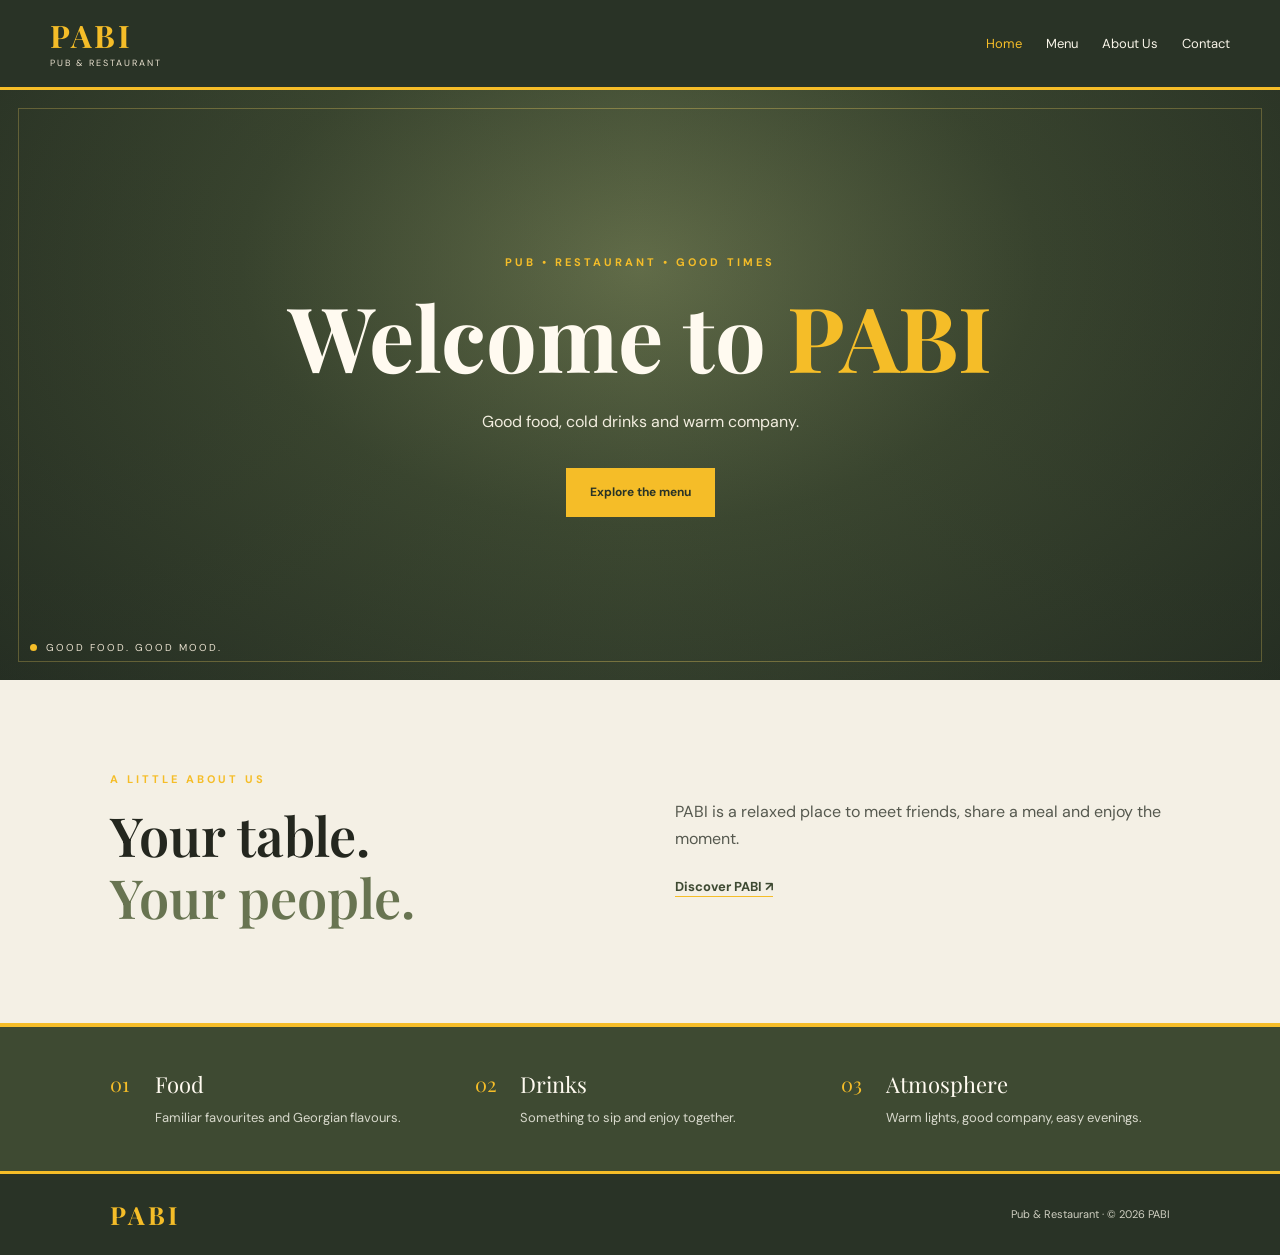
<file: index.html>
<!DOCTYPE html>

<html lang="en">
<head>
    <meta charset="UTF-8">
    <meta name="viewport" content="width=device-width, initial-scale=1.0">
    <meta name="theme-color" content="#39452f">
    <title>PABI — Pub & Restaurant</title>
    <link rel="stylesheet" href="style.css">
</head>
<body>

<header class="site-header">
    <nav class="navbar">
        <a href="index.html" class="logo">
            PABI
            <span>PUB & RESTAURANT</span>
        </a>


    <ul class="nav-links">
        <li><a class="active" href="index.html">Home <span></span></a></li>
        <li><a href="menu.html">Menu <span></span></a></li>
        <li><a href="about us.html">About Us <span></span></a></li>
        <li><a href="contact.html">Contact <span></span></a></li>
    </ul>
</nav>


</header>

<main>
    <section class="hero">
        <div class="hero-shade"></div>


    <div class="hero-content">
        <p class="eyebrow">PUB • RESTAURANT • GOOD TIMES</p>

        <h1>Welcome to <span>PABI</span></h1>

        <p class="hero-text">
            Good food, cold drinks and warm company.
           
        </p>

        <a href="menu.html" class="button">
            Explore the menu
        </a>
    </div>

    <div class="hero-note">
        <span class="note-dot"></span>
        GOOD FOOD. GOOD MOOD.
    </div>
</section>

<section class="intro section-wrap">
    <div>
        <p class="section-label">A LITTLE ABOUT US </p>

        <h2>
            Your table.
            <br>
            <span>Your people.</span>
        </h2>
    </div>

    <div class="intro-copy">
        <p>
            PABI is a relaxed place to meet friends,
            share a meal and enjoy the moment.
        </p>

       

        <a class="text-link" href="about-us.html">
            Discover PABI  ↗
        </a>
    </div>
</section>

<section class="feature-strip">
    <div class="feature">
        <span class="feature-number">01</span>
        <h3>Food <span></span></h3>
        <p>Familiar favourites and Georgian flavours.</p>
    </div>

    <div class="feature">
        <span class="feature-number">02</span>
        <h3>Drinks <span></span></h3>
        <p>Something to sip and enjoy together.</p>
    </div>

    <div class="feature">
        <span class="feature-number">03</span>
        <h3>Atmosphere <span></span></h3>
        <p>Warm lights, good company, easy evenings.</p>
    </div>
</section>

</main>

<footer>
    <a class="footer-logo" href="index.html">PABI</a>
    <p>Pub & Restaurant · © 2026 PABI</p>
</footer>

</body>
</html>
</file>
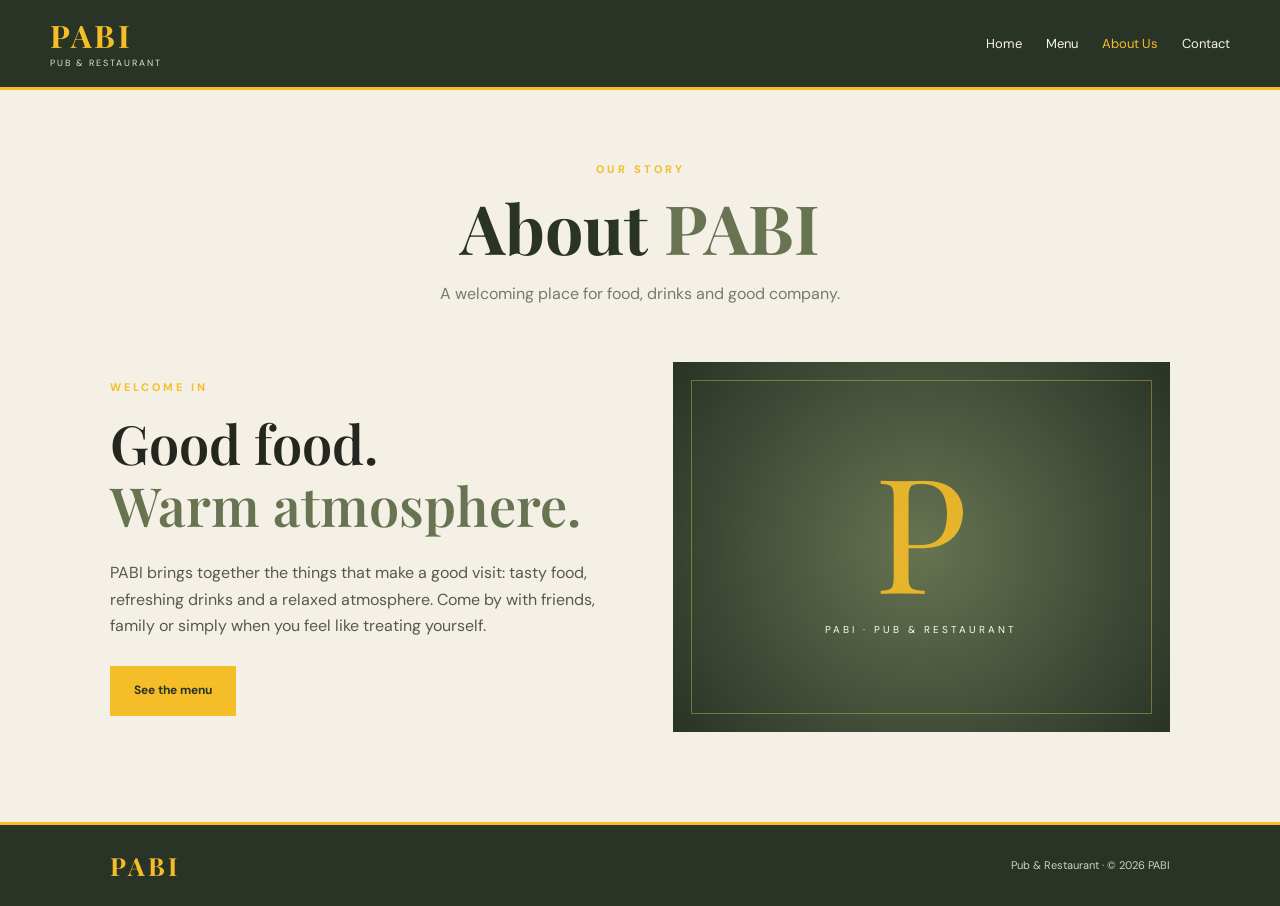
<file: about us.html>
<!DOCTYPE html>

<html lang="en">
<head>
    <meta charset="UTF-8">
    <meta name="viewport" content="width=device-width, initial-scale=1.0">
    <title>PABI — About Us</title>
    <link rel="stylesheet" href="style.css">
</head>
<body>

<header class="site-header">
    <nav class="navbar">
        <a href="index.html" class="logo">
            PABI
            <span>PUB & RESTAURANT</span>
        </a>


    <ul class="nav-links">
        <li><a href="index.html">Home <span></span></a></li>
        <li><a href="menu.html">Menu <span></span></a></li>
        <li><a class="active" href="about us.html">About Us <span></span></a></li>
        <li><a href="contact.html">Contact <span></span></a></li>
    </ul>
</nav>


</header>

<main class="page section-wrap">


<section class="page-header">
    <p class="section-label">OUR STORY </p>

    <h1>About <span>PABI</span></h1>

    <p>
        A welcoming place for food, drinks and good company.
        
    </p>
</section>

<section class="about-content">

    <div class="about-text">
        <p class="section-label">WELCOME IN </p>

        <h2>
            Good food.
            <br>
            <span>Warm atmosphere.</span>
        </h2>

        <p>
            PABI brings together the things that make a good visit:
            tasty food, refreshing drinks and a relaxed atmosphere.
            Come by with friends, family or simply when you feel like
            treating yourself.
        </p>

      

        <a class="button" href="menu.html">
            See the menu 
        </a>
    </div>

    <div class="about-placeholder">
        <span class="big-p">P</span>
        <span class="placeholder-caption">PABI · PUB & RESTAURANT</span>
    </div>

</section>


</main>

<footer>
    <a class="footer-logo" href="index.html">PABI</a>
    <p>Pub & Restaurant · © 2026 PABI</p>
</footer>

</body>
</html>
</file>
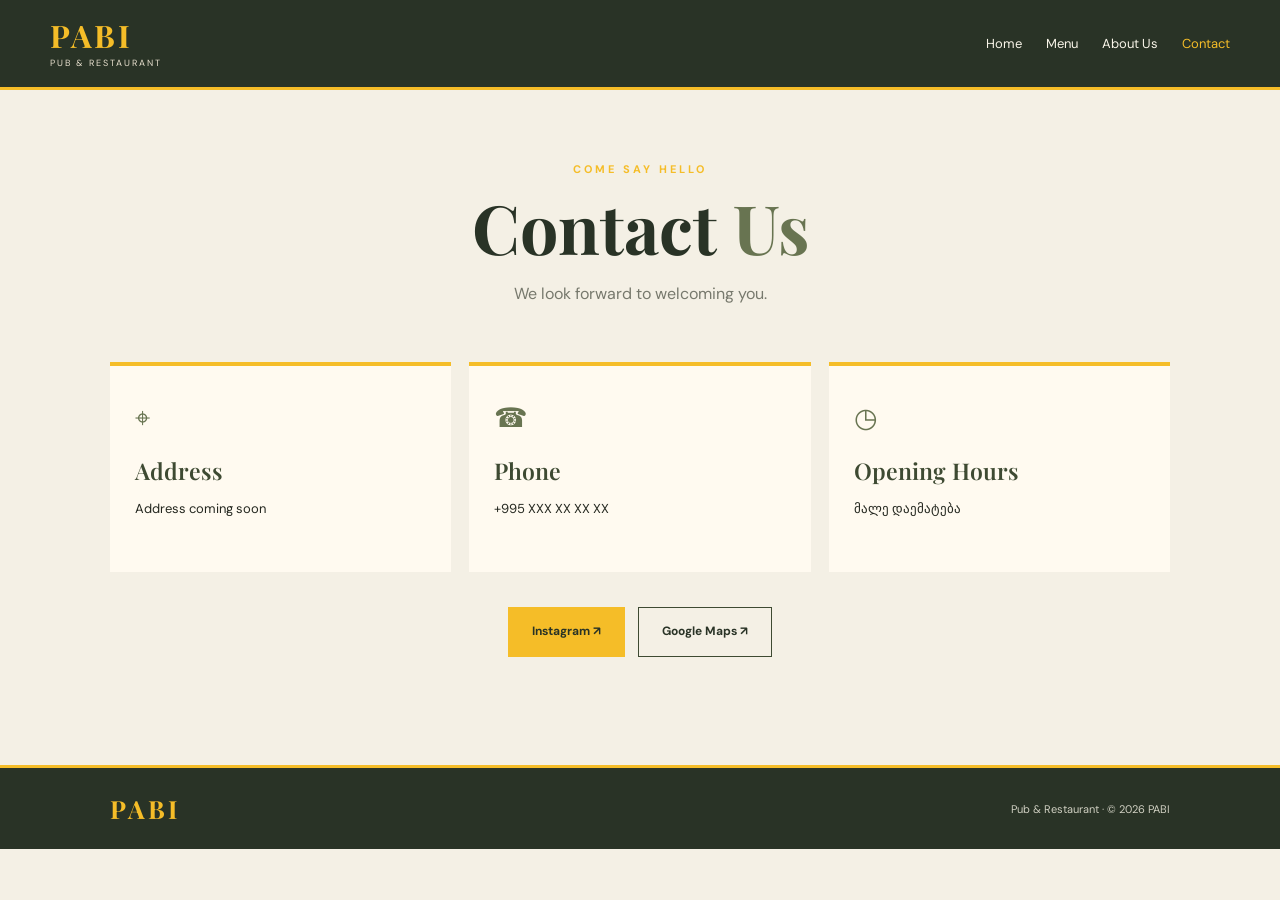
<file: contact.html>
<!DOCTYPE html>

<html lang="en">
<head>
    <meta charset="UTF-8">
    <meta name="viewport" content="width=device-width, initial-scale=1.0">
    <title>PABI — Contact</title>
    <link rel="stylesheet" href="style.css">
</head>
<body>

<header class="site-header">
    <nav class="navbar">
        <a href="index.html" class="logo">
            PABI
            <span>PUB & RESTAURANT</span>
        </a>

    <ul class="nav-links">
        <li><a href="index.html">Home <span></span></a></li>
        <li><a href="menu.html">Menu <span></span></a></li>
        <li><a href="about us.html">About Us <span></span></a></li>
        <li><a class="active" href="contact.html">Contact <span></span></a></li>
    </ul>
</nav>

</header>

<main class="page section-wrap">

<section class="page-header">
    <p class="section-label">COME SAY HELLO </p>

    <h1>Contact <span>Us</span></h1>

    <p>
        We look forward to welcoming you.
        
    </p>
</section>

<section class="contact-grid">

    <div class="contact-card">
        <span class="contact-icon">⌖</span>
        <h2>Address <small></small></h2>
        <p>Address coming soon</p>
        
    </div>

    <div class="contact-card">
        <span class="contact-icon">☎</span>
        <h2>Phone <small></small></h2>
        <p>+995 XXX XX XX XX</p>
        <p class="muted"></p>
    </div>

    <div class="contact-card">
        <span class="contact-icon">◷</span>
        <h2>Opening Hours <small></small></h2>
        <p>მალე დაემატება</p>
    </div>

</section>

<div class="contact-bottom">
    <a href="#" class="button">Instagram ↗</a>
    <a href="#" class="button button-outline">Google Maps ↗</a>
</div>

</main>

<footer>
    <a class="footer-logo" href="index.html">PABI</a>
    <p>Pub & Restaurant · © 2026 PABI</p>
</footer>

</body>
</html>
</file>
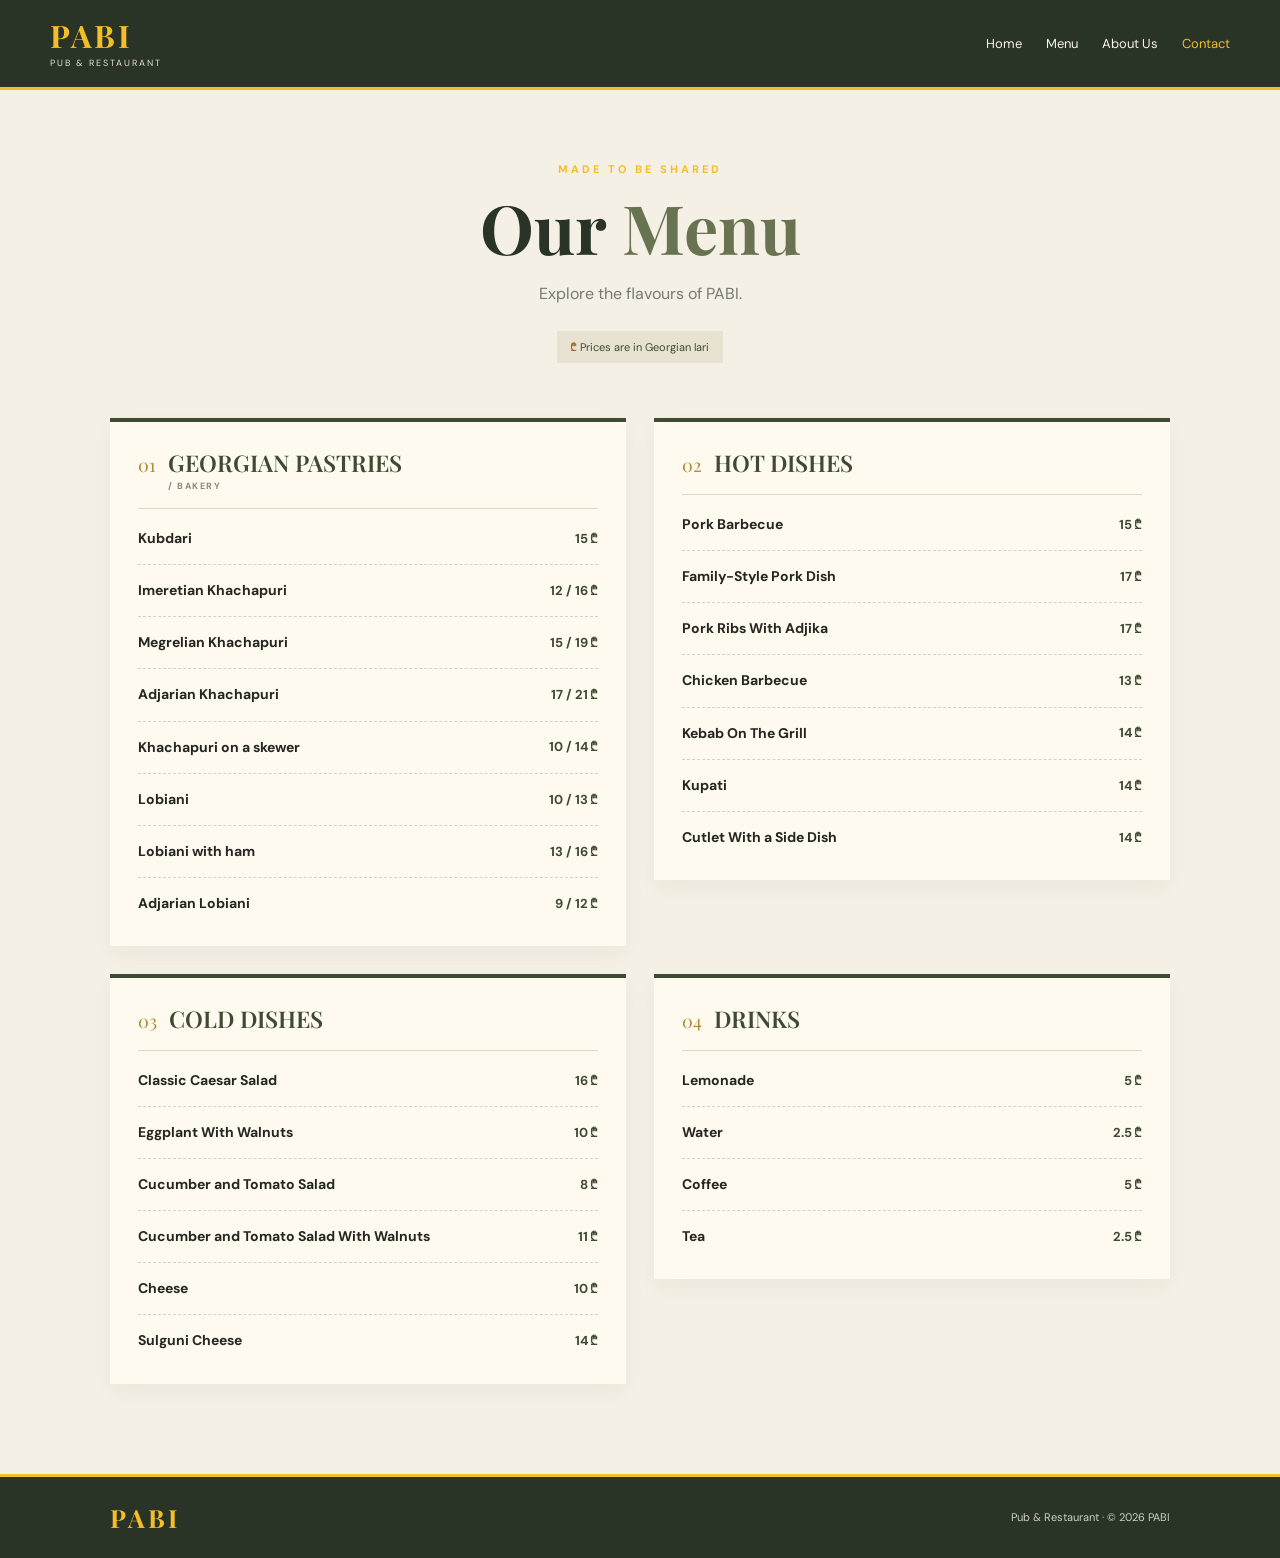
<file: menu.html>
<!DOCTYPE html>

<html lang="en">
<head>
    <meta charset="UTF-8">
    <meta name="viewport" content="width=device-width, initial-scale=1.0">
    <title>PABI — Menu</title>
    <link rel="stylesheet" href="style.css">
</head>
<body>

<header class="site-header">
    <nav class="navbar">
        <a href="index.html" class="logo">
            PABI
            <span>PUB & RESTAURANT</span>
        </a>

    <ul class="nav-links">
        <li><a href="index.html">Home <span></span></a></li>
        <li><a href="menu.html">Menu <span></span></a></li>
        <li><a href="about us.html">About Us <span></span></a></li>
        <li><a class="active" href="contact.html">Contact <span></span></a></li>
    </ul>
</nav>

</header>

<main class="page section-wrap">


<section class="page-header">
    <p class="section-label">MADE TO BE SHARED </p>

    <h1>Our <span>Menu</span></h1>

    <p>
        Explore the flavours of PABI.
      
    </p>

    <div class="menu-legend">
        <span>₾</span>
        Prices are in Georgian lari 
    </div>
</section>

<section class="menu-layout">

    <div class="menu-section">
        <div class="menu-heading">
            <span>01</span>
            <h2>GEORGIAN PASTRIES <small>/ BAKERY</small></h2>
        </div>

        <div class="menu-item">
            <div>
                <h3>Kubdari</h3>
                
            </div>
            <strong>15 ₾</strong>
        </div>

        <div class="menu-item">
            <div>
                <h3>Imeretian Khachapuri</h3>
            
            </div>
            <strong>12 / 16 ₾</strong>
        </div>

        <div class="menu-item">
            <div>
                <h3>Megrelian Khachapuri </h3>
                
            </div>
            <strong>15 / 19 ₾</strong>
        </div>

        <div class="menu-item">
            <div>
                <h3>Adjarian Khachapuri </h3>
                
            </div>
            <strong>17 / 21 ₾</strong>
        </div>

        <div class="menu-item">
            <div>
                <h3> Khachapuri on a skewer</h3>
                
            </div>
            <strong>10 / 14 ₾</strong>
        </div>

        <div class="menu-item">
            <div>
                <h3>Lobiani</h3>
                
            </div>
            <strong>10 / 13 ₾</strong>
        </div>

        <div class="menu-item">
            <div>
                <h3>Lobiani with ham</h3>
                
            </div>
            <strong>13 / 16 ₾</strong>
        </div>

        <div class="menu-item">
            <div>
                <h3>Adjarian Lobiani</h3>
               
            </div>
            <strong>9 / 12 ₾</strong>
        </div>
    </div>

    <div class="menu-section">
        <div class="menu-heading">
            <span>02</span>
            <h2> HOT DISHES</h2>
        </div>

        <div class="menu-item">
            <div>
                <h3>Pork Barbecue </h3>
                
            </div>
            <strong>15 ₾</strong>
        </div> 

        <div class="menu-item">
            <div>
                <h3>Family-Style Pork Dish </h3>
                
            </div>
            <strong>17 ₾</strong>
        </div>

         <div class="menu-item">
            <div>
                <h3> Pork Ribs With Adjika </h3>
                
            </div>
            <strong>17 ₾</strong>
        </div>

        <div class="menu-item">
            <div>
                <h3>Chicken Barbecue</h3>
               
            </div>
            <strong>13 ₾</strong>
        </div>

        <div class="menu-item">
            <div>
                <h3>Kebab On The Grill</h3>
                
            </div>
            <strong>14 ₾</strong>
        </div>

        <div class="menu-item">
            <div>
                <h3>Kupati</h3>
              
            </div>
            <strong>14 ₾</strong>
        </div>

        <div class="menu-item">
            <div>
                <h3>Cutlet With a Side Dish</h3>
               
            </div>
            <strong>14 ₾</strong>
        </div>
    </div>

    <div class="menu-section">
        <div class="menu-heading">
            <span>03</span>
            <h2> COLD DISHES</h2>
        </div>

        <div class="menu-item">
            <div>
                <h3>Classic Caesar Salad </h3>
            
            </div>
            <strong>16 ₾</strong>
        </div>

        <div class="menu-item">
            <div>
                <h3> Eggplant With Walnuts</h3>
               
            </div>
            <strong>10 ₾</strong>
        </div>

        <div class="menu-item">
            <div>
                <h3>Cucumber and Tomato Salad</h3>
            
            </div>
            <strong>8 ₾</strong>
        </div>

        <div class="menu-item">
            <div>
                <h3>Cucumber and Tomato Salad With Walnuts</h3>
                
            </div>
            <strong>11 ₾</strong>
        </div>

        <div class="menu-item">
            <div>
                <h3>Cheese</h3>

            </div>
            <strong>10 ₾</strong>
        </div>

        <div class="menu-item">
            <div>
                <h3>Sulguni Cheese</h3>
              
            </div>
            <strong>14 ₾</strong>
        </div>
    </div>

    <div class="menu-section">
        <div class="menu-heading">
            <span>04</span>
            <h2>DRINKS</h2>
        </div>

        <div class="menu-item">
            <div>
                <h3>Lemonade</h3>

            </div>
            <strong>5 ₾</strong>
        </div>

        <div class="menu-item">
            <div>
                <h3>Water</h3>
               
            </div>
            <strong>2.5 ₾</strong>
        </div>

        <div class="menu-item">
            <div>
                <h3>Coffee</h3>
            
            </div>
            <strong>5 ₾</strong>
        </div>

        <div class="menu-item">
            <div>
                <h3>Tea</h3>

            </div>
            <strong>2.5 ₾</strong>
        </div>
    </div>

</section>



</main>

<footer>
    <a class="footer-logo" href="index.html">PABI</a>
    <p>Pub & Restaurant · © 2026 PABI</p>
</footer>

</body>
</html>
</file>
<file: style.css>
@import url('https://fonts.googleapis.com/css2?family=DM+Sans:wght@400;500;600;700&family=Playfair+Display:wght@500;600;700&display=swap');

:root {
--green: #3e4a32;
--green-dark: #293326;
--green-light: #687451;
--yellow: #f5bd28;
--yellow-light: #ffdc68;
--cream: #f4f0e5;
--paper: #fffaf0;
--wood: #9a6745;
--ink: #24271f;
--muted: #77796d;
--line: #ded8c8;
}

* {
  margin: 0;
  padding: 0;
  box-sizing: border-box;
  }

html {
scroll-behavior: smooth;
}

body {
font-family: 'DM Sans', sans-serif;
background: var(--cream);
color: var(--ink);
line-height: 1.65;
}

a {
color: inherit;
}

/* HEADER AND NAVIGATION */

.site-header {
background: var(--green-dark);
color: var(--paper);
border-bottom: 3px solid var(--yellow);
}

.navbar {
max-width: 1240px;
margin: auto;
padding: 18px 30px;
display: flex;
align-items: center;
justify-content: space-between;
gap: 30px;
}

.logo {
color: var(--yellow);
font-family: 'Playfair Display', serif;
font-size: 31px;
font-weight: 700;
letter-spacing: 3px;
text-decoration: none;
line-height: 1.1;
white-space: nowrap;
}

.logo span {
display: block;
color: #e9e1cf;
font: 9px 'DM Sans', sans-serif;
letter-spacing: 2px;
margin-top: 5px;
}

.nav-links {
display: flex;
list-style: none;
align-items: center;
gap: 24px;
}

.nav-links a {
color: #f9f5e9;
text-decoration: none;
font-size: 13px;
transition: color .2s;
white-space: nowrap;
}

.nav-links a span {
color: #d2d0bf;
}

.nav-links a:hover,
.nav-links a.active,
.nav-links a:hover span {
color: var(--yellow);
}

/* HOME HERO */

.hero {
min-height: 590px;
position: relative;
display: grid;
place-items: center;
overflow: hidden;
text-align: center;
color: var(--paper);


background:
    radial-gradient(
        ellipse at 50% 30%,
        #65704b 0%,
        var(--green) 44%,
        #293326 100%
    );


}

.hero::before,
.about-placeholder::before {
content: "";
position: absolute;
inset: 18px;
border: 1px solid rgba(255, 220, 104, .35);
pointer-events: none;
}

.hero-shade {
position: absolute;
inset: 0;
background: linear-gradient(
90deg,
rgba(27, 33, 25, .25),
rgba(27, 33, 25, .05),
rgba(27, 33, 25, .25)
);
}

.hero-content {
position: relative;
max-width: 800px;
padding: 80px 25px;
}

.eyebrow,
.section-label {
font-size: 11px;
font-weight: 700;
letter-spacing: 3px;
color: var(--yellow);
text-transform: uppercase;
}

.hero h1,
.page-header h1 {
font-family: 'Playfair Display', serif;
font-size: clamp(48px, 8vw, 90px);
line-height: 1.08;
margin: 17px 0 22px;
}

.hero h1 span,
.page-header h1 span {
color: var(--yellow);
}

.hero-text {
font-size: 16px;
line-height: 1.9;
color: #f2eddf;
margin-bottom: 30px;
}

.hero-note {
position: absolute;
bottom: 24px;
left: 30px;
display: flex;
align-items: center;
gap: 9px;
font-size: 10px;
letter-spacing: 2px;
color: #e9e1cf;
}

.note-dot {
width: 7px;
height: 7px;
border-radius: 50%;
background: var(--yellow);
}

/* BUTTONS */

.button {
display: inline-flex;
align-items: center;
justify-content: center;
gap: 7px;
padding: 14px 23px;
background: var(--yellow);
color: var(--green-dark);
border: 1px solid var(--yellow);
text-decoration: none;
font-size: 12px;
font-weight: 700;
transition: .2s;
}

.button:hover {
background: var(--yellow-light);
transform: translateY(-2px);
}

.button-outline {
background: transparent;
color: var(--green-dark);
border-color: var(--green);
}

.button-outline:hover {
background: var(--green);
color: white;
}

/* GENERAL LAYOUT */

.section-wrap {
max-width: 1120px;
margin: auto;
padding-left: 30px;
padding-right: 30px;
}

/* INTRO */

.intro {
padding-top: 90px;
padding-bottom: 95px;
display: grid;
grid-template-columns: 1fr 1fr;
gap: 70px;
align-items: center;
}

.intro h2,
.about-text h2 {
font: 600 clamp(36px, 5vw, 54px)/1.15 'Playfair Display', serif;
margin-top: 16px;
}

.intro h2 span,
.about-text h2 span {
color: var(--green-light);
}

.intro-copy p {
margin-bottom: 17px;
color: #56594f;
}

.text-link {
display: inline-block;
margin-top: 7px;
color: var(--green);
font-size: 13px;
font-weight: 700;
text-decoration-color: var(--yellow);
text-underline-offset: 5px;
}

/* FEATURES */

.feature-strip {
display: grid;
grid-template-columns: repeat(3, 1fr);
background: var(--green);
color: var(--paper);
padding: 42px max(30px, calc((100% - 1060px) / 2));
gap: 36px;
border-top: 4px solid var(--yellow);
}

.feature {
position: relative;
padding-left: 45px;
}

.feature-number {
position: absolute;
left: 0;
top: 1px;
color: var(--yellow);
font: 20px 'Playfair Display', serif;
}

.feature h3 {
font: 22px 'Playfair Display', serif;
margin-bottom: 8px;
}

.feature h3 span {
font: 12px 'DM Sans', sans-serif;
color: var(--yellow-light);
}

.feature p {
color: #d8d9cc;
font-size: 13px;
}

/* INNER PAGES */

.page {
padding-top: 70px;
padding-bottom: 90px;
min-height: 75vh;
}

.page-header {
text-align: center;
margin: 0 auto 55px;
max-width: 760px;
}

.page-header h1 {
color: var(--green-dark);
font-size: clamp(43px, 6vw, 68px);
margin: 12px 0 17px;
}

.page-header h1 span {
color: var(--green-light);
}

.page-header > p:not(.section-label) {
color: var(--muted);
}

.menu-legend {
display: inline-block;
margin-top: 24px;
padding: 7px 14px;
background: #e8e2d2;
color: var(--green);
font-size: 11px;
}

.menu-legend span {
color: #a16a22;
font-weight: 700;
}

/* MENU */

.menu-layout {
display: grid;
grid-template-columns: 1fr 1fr;
gap: 28px;
align-items: start;
}

.menu-section {
background: var(--paper);
padding: 25px 28px 17px;
border-top: 4px solid var(--green);
box-shadow: 0 8px 22px rgba(48, 48, 34, .045);
}

.menu-heading {
display: flex;
align-items: baseline;
gap: 12px;
padding-bottom: 16px;
margin-bottom: 4px;
border-bottom: 1px solid var(--line);
}

.menu-heading > span {
color: #b18a32;
font: 18px 'Playfair Display', serif;
}

.menu-heading h2 {
color: var(--green);
font: 600 23px 'Playfair Display', serif;
}

.menu-heading small {
display: block;
margin-top: 2px;
font: 700 9px 'DM Sans', sans-serif;
letter-spacing: 1.5px;
color: #8b8b7b;
}

.menu-item {
display: flex;
justify-content: space-between;
align-items: center;
gap: 18px;
padding: 14px 0;
border-bottom: 1px dashed #d9d2c1;
}

.menu-item:last-child {
border-bottom: 0;
}

.menu-item h3 {
font-size: 14px;
font-weight: 700;
color: var(--ink);
}

.menu-item p {
color: var(--muted);
font-size: 11px;
}

.menu-item strong {
white-space: nowrap;
color: var(--green);
font-size: 13px;
}

.menu-note {
text-align: center;
margin-top: 28px;
color: var(--muted);
font-size: 11px;
}

/* ABOUT US */

.about-content {
display: grid;
grid-template-columns: 1fr 1fr;
gap: 65px;
align-items: center;
}

.about-text h2 {
margin-bottom: 24px;
}

.about-text p:not(.section-label) {
margin-bottom: 17px;
color: #56594f;
}

.about-text .button {
margin-top: 10px;
}

.about-placeholder {
min-height: 370px;
position: relative;
display: flex;
flex-direction: column;
justify-content: center;
align-items: center;
overflow: hidden;
background: radial-gradient(circle at center, #667451, var(--green-dark));
color: var(--yellow);
}

.big-p {
font: 160px/.9 'Playfair Display', serif;
opacity: .9;
}

.placeholder-caption {
font-size: 10px;
letter-spacing: 3px;
color: var(--paper);
margin-top: 22px;
}

/* CONTACT */

.contact-grid {
display: grid;
grid-template-columns: repeat(3, 1fr);
gap: 18px;
}

.contact-card {
padding: 30px 25px;
background: var(--paper);
border-top: 4px solid var(--yellow);
min-height: 210px;
}

.contact-icon {
font-size: 27px;
color: var(--green-light);
}

.contact-card h2 {
font: 600 23px 'Playfair Display', serif;
color: var(--green);
margin: 14px 0 12px;
}

.contact-card h2 small {
display: block;
font: 12px 'DM Sans', sans-serif;
color: #77796d;
}

.contact-card p {
font-size: 13px;
margin-bottom: 5px;
}

.muted {
color: var(--muted);
font-size: 11px !important;
}

.contact-bottom {
display: flex;
justify-content: center;
gap: 13px;
margin-top: 35px;
}

/* FOOTER */

footer {
display: flex;
align-items: center;
justify-content: space-between;
gap: 20px;
padding: 24px max(30px, calc((100% - 1060px) / 2));
background: var(--green-dark);
color: #e9e1cf;
border-top: 3px solid var(--yellow);
}

.footer-logo {
color: var(--yellow);
font: 700 25px 'Playfair Display', serif;
letter-spacing: 3px;
text-decoration: none;
}

footer p {
font-size: 11px;
color: #d0d0c2;
}



@media (max-width: 850px) {
.navbar {
flex-direction: column;
gap: 18px;
}


.nav-links {
    flex-wrap: wrap;
    justify-content: center;
    gap: 12px 20px;
}

.menu-layout {
    grid-template-columns: 1fr;
}

.feature-strip {
    padding: 35px 30px;
}

}


@media (max-width: 620px) {
.navbar {
padding: 18px 16px;
}

.nav-links {
    gap: 10px 14px;
}

.nav-links a {
    font-size: 12px;
}

.nav-links a span {
    display: block;
    font-size: 10px;
}

.hero {
    min-height: 530px;
}

.hero-content {
    padding: 65px 25px;
}

.hero-note {
    left: 22px;
    font-size: 9px;
}

.intro,
.about-content {
    grid-template-columns: 1fr;
    gap: 28px;
    padding-top: 65px;
    padding-bottom: 65px;
}

.feature-strip {
    grid-template-columns: 1fr;
    gap: 25px;
}

.page {
    padding-top: 50px;
    padding-bottom: 60px;
}

.page-header {
    margin-bottom: 38px;
}

.menu-section {
    padding: 20px 17px 12px;
}

.menu-heading h2 {
    font-size: 21px;
}

.contact-grid {
    grid-template-columns: 1fr;
}

.contact-bottom {
    flex-direction: column;
}

footer {
    flex-direction: column;
    text-align: center;
}

.about-placeholder {
    min-height: 280px;
}
}
</file>
